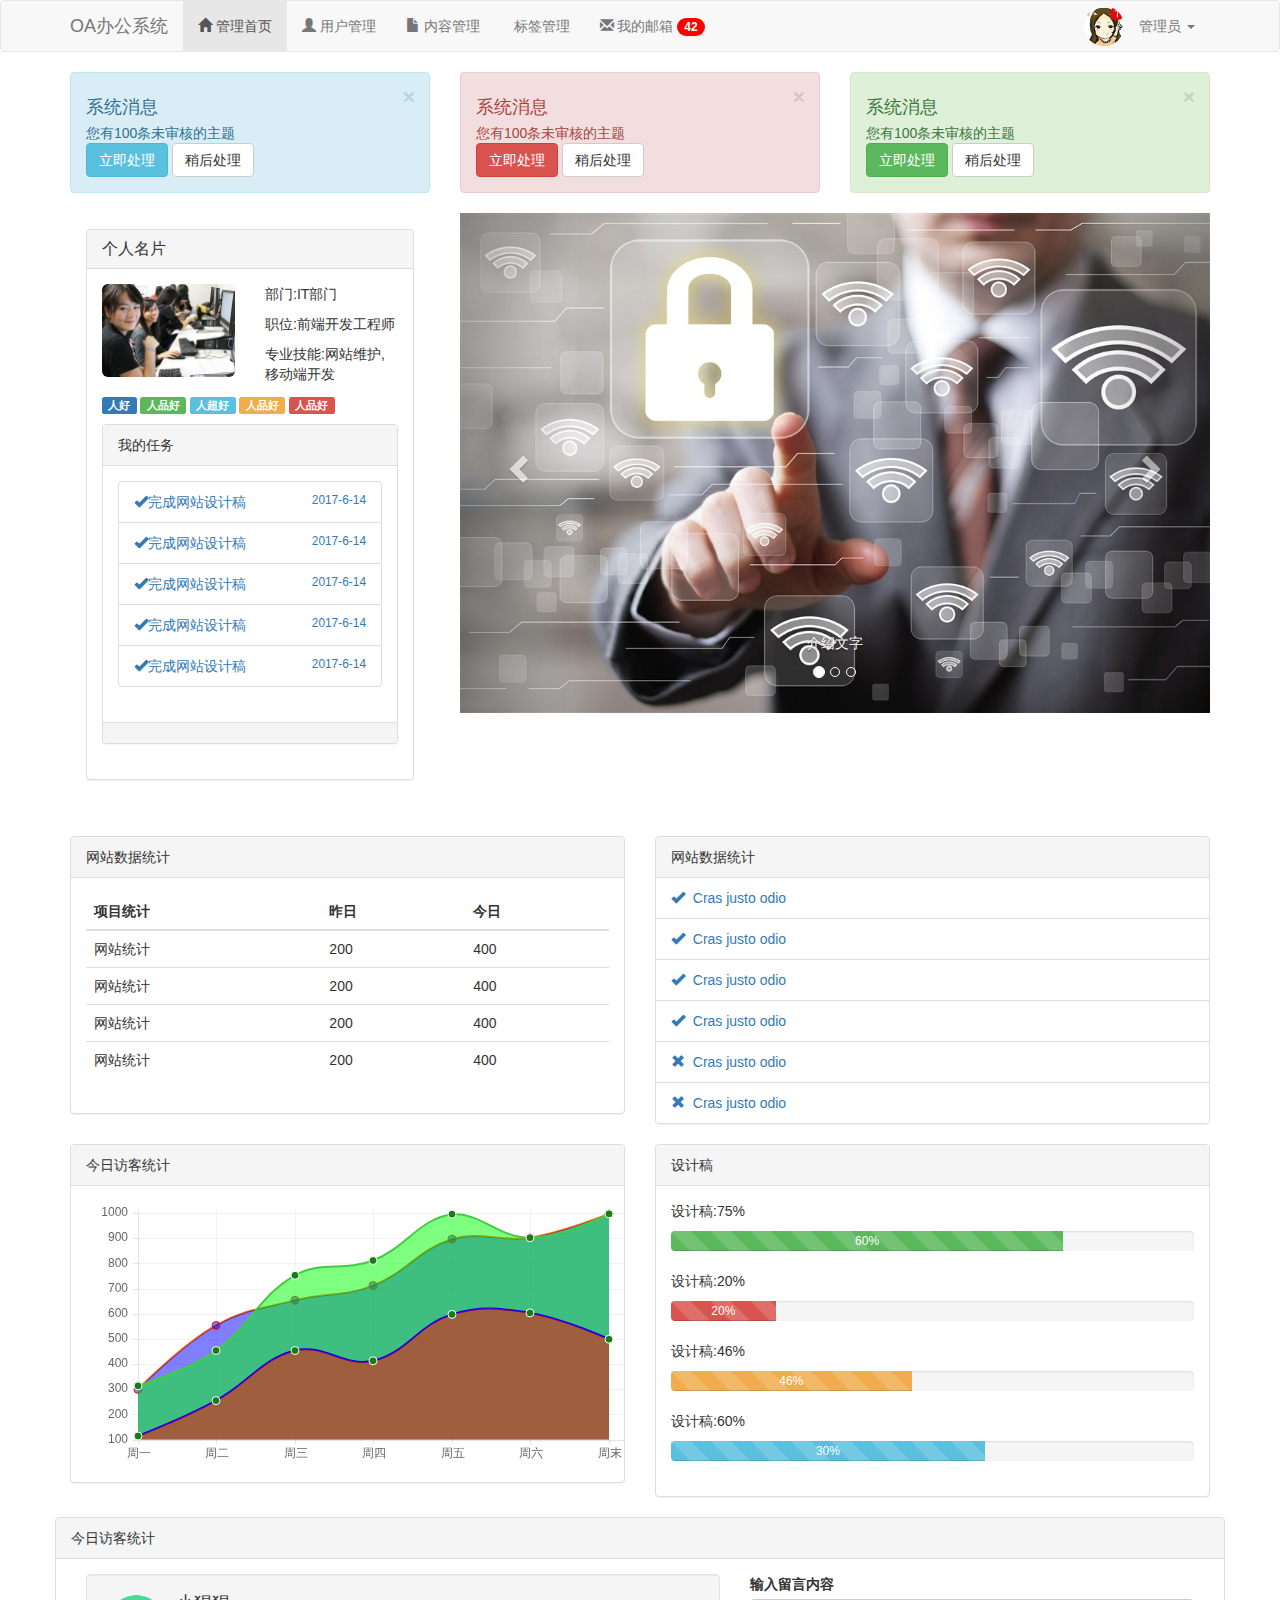
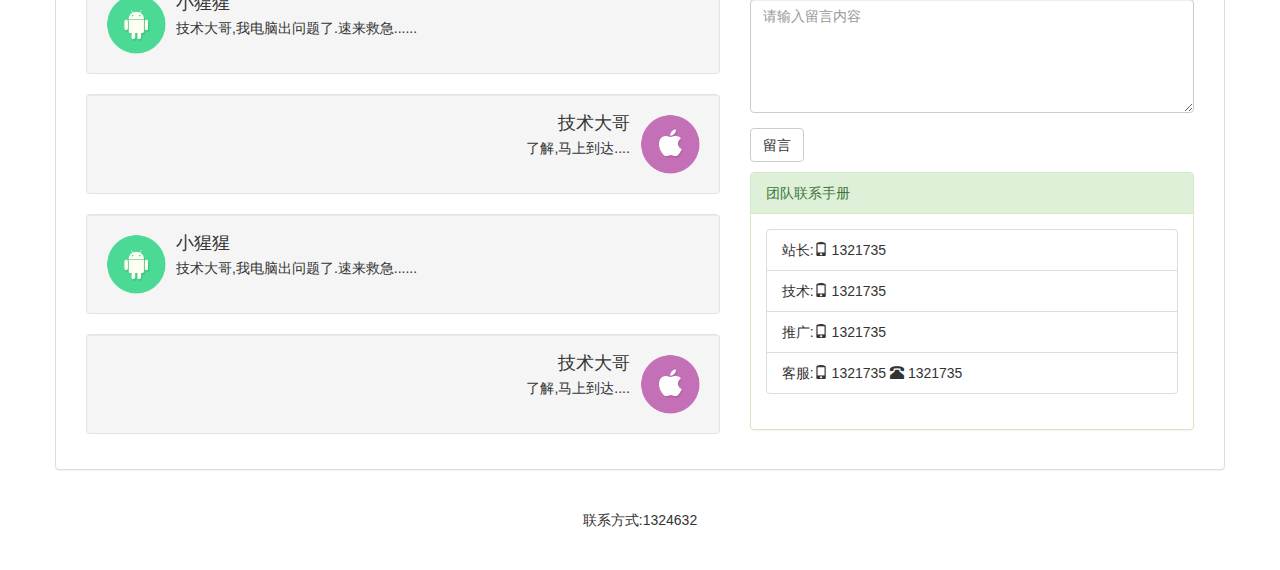
<file: OAoffice/index.html>
<!DOCTYPE html>
<html lang="en">
<head>
    <meta charset="UTF-8">
    <meta name="viewport" content="width=device-width,initial-scale=1.0,user-scalable=0">
    <title>Title</title>
    <link rel="stylesheet" href="css/bootstrap.css">
    <script src="js/jquery-3.1.1.js"></script>
    <script src="js/bootstrap.js"></script>
    <script src="js/Chart.js"></script>
    <script src="js/script.js"></script>
    <style>

        .mar_5{width: 40px;margin-top: 5px}
        .pad_10{padding-bottom: 10px}
        .badge{background: red}
        .img60{width: 60px;}
        footer{text-align: center;padding: 20px;}

    </style>
</head>
<body>
<nav class="navbar navbar-default" role="navigation">

    <div class="container">
        <div class="navbar-header">
            <button type="button" class="navbar-toggle" data-toggle="collapse" data-target="#bs-example-navbar-collapse-1">
                <span class="sr-only">Toggle navigation</span>
                <span class="icon-bar"></span>
                <span class="icon-bar"></span>
                <span class="icon-bar"></span>
            </button>
            <a class="navbar-brand" href="#">OA办公系统</a>
        </div>

        <div class="collapse navbar-collapse" id="bs-example-navbar-collapse-1">
            <ul class="nav navbar-nav">
                <li class="active"><a href="index.html"><span class="glyphicon glyphicon-home"></span>&nbsp;管理首页</a></li>
                <li><a href="user.html"><span class="glyphicon glyphicon-user"></span>&nbsp;用户管理</a></li>
                <li><a href="content.html"><span class="glyphicon glyphicon-file"></span>&nbsp;内容管理</a></li>
                <li><a href="label.html"><span class="glyphicon"></span>&nbsp;标签管理</a></li>
                <li><a href="emil.html"><span class="glyphicon glyphicon-envelope"></span>&nbsp;我的邮箱&nbsp;<span class="badge">42</span></a></li>


            </ul>
            <ul class="nav navbar-nav navbar-right">
                <li><div class="mar_5"><img src="images/touxiang.jpg" class="img-circle img-responsive"></div></li>
                <li class="dropdown">                                                   <!--箭头-->
                    <a href="#" class="dropdown-toggle" data-toggle="dropdown">管理员 <b class="caret"></b></a>
                    <ul class="dropdown-menu">
                        <li><a href="#"><span class="glyphicon glyphicon-cog"></span>&nbsp;管理员</a></li>
                        <li><a href="#"><span class="glyphicon glyphicon-cog"></span>&nbsp;管理员</a></li>
                        <li><a href="#"><span class="glyphicon glyphicon-cog"></span>&nbsp;管理员</a></li>
                        <li class="divider"></li>
                        <li><a href="#"><span class="glyphicon glyphicon-cog"></span>&nbsp;管理员</a></li>

                    </ul>
                </li>
            </ul>
        </div><!-- /.navbar-collapse -->
    </div>

</nav>

<div class="container">
    <div class="row">

        <div class="col-md-4">
            <div class="alert alert-info alert-dismissible" role="alert">
                <button type="button" class="close" data-dismiss="alert" aria-label="Close"><span aria-hidden="true">&times;</span></button>        <!--可关闭警告框-->
                <p class="h4">系统消息</p>
                <p>您有100条未审核的主题</p>
                <button class="btn btn-info" type="">立即处理</button>
                <button class="btn btn-default" type="">稍后处理</button>

            </div>

        </div>
        <div class="col-md-4">
            <div class="alert alert-danger alert-dismissible" role="alert">
                <button type="button" class="close" data-dismiss="alert" aria-label="Close"><span aria-hidden="true">&times;</span></button>        <!--可关闭警告框-->
                <p class="h4">系统消息</p>
                <p>您有100条未审核的主题</p>
                <button class="btn btn-danger" type="">立即处理</button>
                <button class="btn btn-default" type="">稍后处理</button>

            </div>

        </div>
        <div class="col-md-4">
            <div class="alert alert-success alert-dismissible" role="alert">
                <button type="button" class="close" data-dismiss="alert" aria-label="Close"><span aria-hidden="true">&times;</span></button>        <!--可关闭警告框-->
                <p class="h4">系统消息</p>
                <p>您有100条未审核的主题</p>
                <button class="btn btn-success" type="">立即处理</button>
                <button class="btn btn-default" type="">稍后处理</button>

            </div>

        </div>

    </div>

    <div class="row">
        <div class="col-md-4">
            <div class="alert alert-" role="alert">
                <div class="panel panel-default">
                    <div class="panel-heading">
                        <h3 class="panel-title">个人名片</h3>
                    </div>
                    <div class="panel-body">
                       <div class="row">
                           <div class="col-md-6">
                               <img src="images/images.jpg" class="img-responsive img-rounded">
                           </div>
                           <div class="col-md-6">
                               <p>部门:IT部门</p>
                               <p>职位:前端开发工程师</p>
                               <p>专业技能:网站维护,移动端开发</p>
                           </div>
                           <div class="col-xs-12 pad_10">
                               <span class="label label-primary">人好</span>
                               <span class="label label-success">人品好</span>
                               <span class="label label-info">人超好</span>
                               <span class="label label-warning">人品好</span>
                               <span class="label label-danger">人品好</span>
                           </div>
                       </div>

                        <div class="panel panel-default">
                            <div class="panel-heading">我的任务</div>
                            <div class="panel-body">
                                <ul class="list-group">
                                    <li class="list-group-item"><a><span class="glyphicon glyphicon-ok"></span>完成网站设计稿<small class="pull-right">2017-6-14</small></a></li>
                                    <li class="list-group-item"><a><span class="glyphicon glyphicon-ok"></span>完成网站设计稿<small class="pull-right">2017-6-14</small></a></li>
                                    <li class="list-group-item"><a><span class="glyphicon glyphicon-ok"></span>完成网站设计稿<small class="pull-right">2017-6-14</small></a></li>
                                    <li class="list-group-item"><a><span class="glyphicon glyphicon-ok"></span>完成网站设计稿<small class="pull-right">2017-6-14</small></a></li>
                                    <li class="list-group-item"><a><span class="glyphicon glyphicon-ok"></span>完成网站设计稿<small class="pull-right">2017-6-14</small></a></li>

                                </ul>
                            </div>
                            <div class="panel-footer"></div>
                        </div>
                    </div>
                </div>
            </div>
        </div>
        <div class="col-md-8">
            <div id="carousel-example-generic" class="carousel slide" data-ride="carousel">
                <!-- Indicators -->
                <ol class="carousel-indicators">
                    <li data-target="#carousel-example-generic" data-slide-to="0" class="active"></li>
                    <li data-target="#carousel-example-generic" data-slide-to="1"></li>
                    <li data-target="#carousel-example-generic" data-slide-to="2"></li>
                </ol>

                <!-- Wrapper for slides -->
                <div class="carousel-inner" role="listbox">
                    <div class="item active">
                        <img src="images/01.jpg">
                        <div class="carousel-caption">
                            <p>介绍文字</p>
                        </div>
                    </div>
                    <div class="item">
                        <img src="images/02.jpg">
                        <div class="carousel-caption">
                            <p>介绍文字</p>
                        </div>
                    </div>
                    <div class="item">
                        <img src="images/03.jpg">
                        <div class="carousel-caption">
                            <p>介绍文字</p>
                        </div>
                    </div>
                </div>

                <!-- Controls -->
                <a class="left carousel-control" href="#carousel-example-generic" role="button" data-slide="prev">
                    <span class="glyphicon glyphicon-chevron-left" aria-hidden="true"></span>
                    <span class="sr-only">Previous</span>
                </a>
                <a class="right carousel-control" href="#carousel-example-generic" role="button" data-slide="next">
                    <span class="glyphicon glyphicon-chevron-right" aria-hidden="true"></span>
                    <span class="sr-only">Next</span>
                </a>
            </div>
        </div>
    </div>

    <div class="row">
        <div class="col-sm-6">
            <div class="panel panel-default">
                <div class="panel-heading">网站数据统计</div>
                <div class="panel-body">
                    <table class="table table-hover">
                        <thead>
                            <tr>
                                <th>项目统计</th>
                                <th>昨日</th>
                                <th>今日</th>
                            </tr>
                        </thead>
                        <tbody>
                            <tr>
                                <td>网站统计</td>
                                <td>200</td>
                                <td>400</td>
                            </tr>
                            <tr>
                                <td>网站统计</td>
                                <td>200</td>
                                <td>400</td>
                            </tr>
                            <tr>
                                <td>网站统计</td>
                                <td>200</td>
                                <td>400</td>
                            </tr>
                            <tr>
                                <td>网站统计</td>
                                <td>200</td>
                                <td>400</td>
                            </tr>
                        </tbody>
                    </table>
                </div>
            </div>
        </div>
        <div class="col-sm-6">
            <div class="panel panel-default">
                <div class="panel-heading">网站数据统计</div>
                <ul class="list-group">
                    <li class="list-group-item text-primary"><span class="glyphicon glyphicon-ok"></span>&nbsp;&nbsp;Cras justo odio</li>
                    <li class="list-group-item text-primary"><span class="glyphicon glyphicon-ok"></span>&nbsp;&nbsp;Cras justo odio</li>
                    <li class="list-group-item text-primary"><span class="glyphicon glyphicon-ok"></span>&nbsp;&nbsp;Cras justo odio</li>
                    <li class="list-group-item text-primary"><span class="glyphicon glyphicon-ok"></span>&nbsp;&nbsp;Cras justo odio</li>
                    <li class="list-group-item text-primary"><span class="glyphicon glyphicon-remove"></span>&nbsp;&nbsp;Cras justo odio</li>
                    <li class="list-group-item text-primary"><span class="glyphicon glyphicon-remove"></span>&nbsp;&nbsp;Cras justo odio</li>
                </ul>
            </div>
        </div>
    </div>

    <div class="row">
        <div class="col-sm-6">
            <div class="panel panel-default">
                <div class="panel-heading">今日访客统计</div>
                    <div class="panel-body">
                        <div class="col-md-12">
                            <canvas id="canvas"></canvas>
                        </div>
                    </div>

            </div>
        </div>
        <div class="col-sm-6">
            <div class="panel panel-default">
                <div class="panel-heading">设计稿</div>
                <div class="panel-body">
                    <p>设计稿:75%</p>
                    <div class="progress progress-striped active">
                        <div class="progress-bar progress-bar-success" role="progressbar" aria-valuenow="40" aria-valuemin="0" aria-valuemax="100" style="width: 75%">
                            60%
                        </div>
                    </div>
                    <p>设计稿:20%</p>
                    <div class="progress progress-striped active">
                        <div class="progress-bar progress-bar-danger" role="progressbar" aria-valuenow="45" aria-valuemin="0" aria-valuemax="100" style="width: 20%">
                            20%
                        </div>
                    </div>
                    <p>设计稿:46%</p>
                    <div class="progress progress-striped active">
                        <div class="progress-bar progress-bar-warning" role="progressbar" aria-valuenow="40" aria-valuemin="0" aria-valuemax="100" style="width: 46%">
                            46%
                        </div>
                    </div>
                    <p>设计稿:60%</p>
                    <div class="progress progress-striped active">
                        <div class="progress-bar progress-bar-info" role="progressbar" aria-valuenow="40" aria-valuemin="0" aria-valuemax="100" style="width: 60%">
                            30%
                        </div>
                    </div>
                </div>
            </div>
        </div>
    </div>

    <div class="row">
        <div class="panel panel-default">
            <div class="panel-heading">今日访客统计</div>
            <div class="panel-body">
                <div class="col-sm-7">

                    <div class="media well">
                        <div class="media-left">
                            <a href="#">
                                <img class="media-object img60" src="images/a.png">
                            </a>
                        </div>
                        <div class="media-body">
                            <h4 class="media-heading">小猩猩</h4>
                            <p>技术大哥,我电脑出问题了.速来救急......</p>
                        </div>
                    </div>
                    <div class="media well">
                        <div class="media-body text-right">
                            <h4 class="media-heading">技术大哥</h4>
                            <p>了解,马上到达....</p>
                        </div>
                        <div class="media-right">
                            <a href="#">
                                <img class="media-object img60" src="images/b.png">
                            </a>
                        </div>
                    </div>
                    <div class="media well">
                        <div class="media-left">
                            <a href="#">
                                <img class="media-object img60" src="images/a.png">
                            </a>
                        </div>
                        <div class="media-body">
                            <h4 class="media-heading">小猩猩</h4>
                            <p>技术大哥,我电脑出问题了.速来救急......</p>
                        </div>
                    </div>
                    <div class="media well">
                        <div class="media-body text-right">
                            <h4 class="media-heading">技术大哥</h4>
                            <p>了解,马上到达....</p>
                        </div>
                        <div class="media-right">
                            <a href="#">
                                <img class="media-object img60" src="images/b.png">
                            </a>
                        </div>
                    </div>

                </div>
                <div class="col-sm-5">
                    <form class="pad_10">
                        <div class="form-group">
                            <label for="msg">输入留言内容</label>
                            <textarea class="form-control" rows="5" id="msg" placeholder="请输入留言内容"></textarea>
                        </div>

                        <button type="submit" class="btn btn-default">留言</button>
                    </form>

                    <div class="panel panel-success">
                        <div class="panel-heading">团队联系手册</div>
                        <div class="panel-body">
                            <ul class="list-group">
                                <li class="list-group-item">站长:<span class="glyphicon glyphicon-phone"></span>&nbsp;1321735</li>
                                <li class="list-group-item">技术:<span class="glyphicon glyphicon-phone"></span>&nbsp;1321735</li>
                                <li class="list-group-item">推广:<span class="glyphicon glyphicon-phone"></span>&nbsp;1321735</li>
                                <li class="list-group-item">客服:<span class="glyphicon glyphicon-phone"></span>&nbsp;1321735
                                    <span class="glyphicon glyphicon-phone-alt"></span>&nbsp;1321735</li>
                            </ul>
                        </div>
                    </div>
                </div>
            </div>
        </div>
    </div>



</div>

<footer>
    <p class="pad_10">联系方式:1324632</p>
</footer>
</body>
</html>
<script>
    $('.carousel').carousel({           //轮播时间
        interval: 2000
    })
</script>
</file>
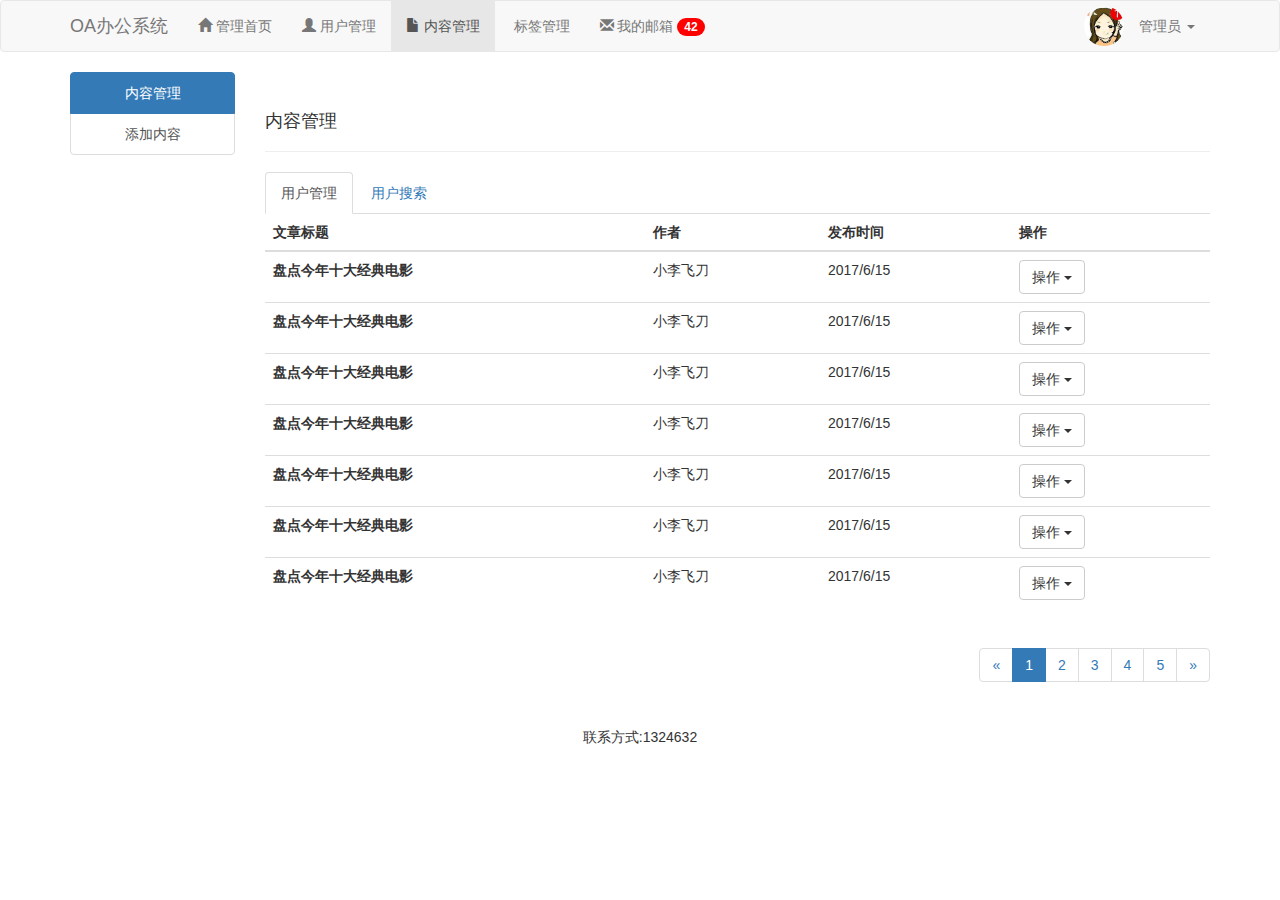
<file: OAoffice/content.html>
<!DOCTYPE html>
<html lang="en">
<head>
    <meta charset="UTF-8">
    <meta name="viewport" content="width=device-width,initial-scale=1.0,user-scalable=0">
    <title>Title</title>
    <link rel="stylesheet" href="css/bootstrap.css">
    <script src="js/jquery-3.1.1.js"></script>
    <script src="js/bootstrap.js"></script>

    <style>

        .mar_5{width: 40px;margin-top: 5px}
        .pad_10{padding-bottom: 10px}
        .badge{background: red}
        .img60{width: 60px;}
        footer{text-align: center;padding: 20px;}
    </style>
</head>
<body>
<nav class="navbar navbar-default" role="navigation">

    <div class="container">
        <div class="navbar-header">
            <button type="button" class="navbar-toggle" data-toggle="collapse" data-target="#bs-example-navbar-collapse-1">
                <span class="sr-only">Toggle navigation</span>
                <span class="icon-bar"></span>
                <span class="icon-bar"></span>
                <span class="icon-bar"></span>
            </button>
            <a class="navbar-brand" href="#">OA办公系统</a>
        </div>

        <div class="collapse navbar-collapse" id="bs-example-navbar-collapse-1">
            <ul class="nav navbar-nav">
                <li><a href="index.html"><span class="glyphicon glyphicon-home  active"></span>&nbsp;管理首页</a></li>
                <li><a href="user.html"><span class="glyphicon glyphicon-user"></span>&nbsp;用户管理</a></li>
                <li class="active"><a href="content.html"><span class="glyphicon glyphicon-file"></span>&nbsp;内容管理</a></li>
                <li><a href="label.html"><span class="glyphicon"></span>&nbsp;标签管理</a></li>
                <li><a href="emil.html"><span class="glyphicon glyphicon-envelope"></span>&nbsp;我的邮箱&nbsp;<span class="badge">42</span></a></li>


            </ul>
            <ul class="nav navbar-nav navbar-right">
                <li><div class="mar_5"><img src="images/touxiang.jpg" class="img-circle img-responsive"></div></li>
                <li class="dropdown">                                                   <!--箭头-->
                    <a href="#" class="dropdown-toggle" data-toggle="dropdown">管理员 <b class="caret"></b></a>
                    <ul class="dropdown-menu">
                        <li><a href="#"><span class="glyphicon glyphicon-cog"></span>&nbsp;管理员</a></li>
                        <li><a href="#"><span class="glyphicon glyphicon-cog"></span>&nbsp;管理员</a></li>
                        <li><a href="#"><span class="glyphicon glyphicon-cog"></span>&nbsp;管理员</a></li>
                        <li class="divider"></li>
                        <li><a href="#"><span class="glyphicon glyphicon-cog"></span>&nbsp;管理员</a></li>

                    </ul>
                </li>
            </ul>
        </div><!-- /.navbar-collapse -->
    </div>

</nav>

<div class="main container">
    <div class="row">
        <div class="col-md-2">
            <div class="list-group text-center">
                <a href="content.html" class="active list-group-item">内容管理</a>
                <a href="content_add.html" class="list-group-item">添加内容</a>

            </div>
        </div>

        <div class="col-md-10">
            <div class="page-header">
                <h4>内容管理</h4>
            </div>

            <ul class="nav nav-tabs">
                <li role="presentation" class="active"><a href="content.html">用户管理</a></li>
                <li role="presentation"><a href="content_add.html">用户搜索</a></li>

            </ul>
            <div class="tab-content">
                <div class="tab-pane fade in active" id="home">
                    <table class="table">
                        <thead>
                        <tr>
                            <th>文章标题</th>
                            <th>作者</th>
                            <th>发布时间</th>
                            <th>操作</th>
                        </tr>
                        </thead>
                        <tbody>
                            <tr>
                            <td><strong>盘点今年十大经典电影</strong></td>
                            <td>小李飞刀</td>
                            <td>2017/6/15</td>
                            <td>
                                <div class="dropdown">
                                    <button class="btn btn-default dropdown-toggle" type="button" id="dropdownMenu1" data-toggle="dropdown" aria-haspopup="true" aria-expanded="true">
                                        操作
                                        <span class="caret"></span>
                                    </button>
                                    <ul class="dropdown-menu" aria-labelledby="dropdownMenu1">
                                        <li><a href="#">编辑</a></li>
                                        <li><a href="#">删除</a></li>
                                        <li><a href="#">锁定</a></li>
                                        <li><a href="#">修改密码</a></li>
                                    </ul>
                                </div>
                            </td>
                        </tr>
                            <tr>
                                <td><strong>盘点今年十大经典电影</strong></td>
                                <td>小李飞刀</td>
                                <td>2017/6/15</td>
                                <td>
                                    <div class="dropdown">
                                        <button class="btn btn-default dropdown-toggle" type="button" id="dropdownMenu1" data-toggle="dropdown" aria-haspopup="true" aria-expanded="true">
                                            操作
                                            <span class="caret"></span>
                                        </button>
                                        <ul class="dropdown-menu" aria-labelledby="dropdownMenu1">
                                            <li><a href="#">编辑</a></li>
                                            <li><a href="#">删除</a></li>
                                            <li><a href="#">锁定</a></li>
                                            <li><a href="#">修改密码</a></li>
                                        </ul>
                                    </div>
                                </td>
                            </tr>
                            <tr>
                                <td><strong>盘点今年十大经典电影</strong></td>
                                <td>小李飞刀</td>
                                <td>2017/6/15</td>
                                <td>
                                    <div class="dropdown">
                                        <button class="btn btn-default dropdown-toggle" type="button" id="dropdownMenu1" data-toggle="dropdown" aria-haspopup="true" aria-expanded="true">
                                            操作
                                            <span class="caret"></span>
                                        </button>
                                        <ul class="dropdown-menu" aria-labelledby="dropdownMenu1">
                                            <li><a href="#">编辑</a></li>
                                            <li><a href="#">删除</a></li>
                                            <li><a href="#">锁定</a></li>
                                            <li><a href="#">修改密码</a></li>
                                        </ul>
                                    </div>
                                </td>
                            </tr>
                            <tr>
                                <td><strong>盘点今年十大经典电影</strong></td>
                                <td>小李飞刀</td>
                                <td>2017/6/15</td>
                                <td>
                                    <div class="dropdown">
                                        <button class="btn btn-default dropdown-toggle" type="button" id="dropdownMenu1" data-toggle="dropdown" aria-haspopup="true" aria-expanded="true">
                                            操作
                                            <span class="caret"></span>
                                        </button>
                                        <ul class="dropdown-menu" aria-labelledby="dropdownMenu1">
                                            <li><a href="#">编辑</a></li>
                                            <li><a href="#">删除</a></li>
                                            <li><a href="#">锁定</a></li>
                                            <li><a href="#">修改密码</a></li>
                                        </ul>
                                    </div>
                                </td>
                            </tr>
                            <tr>
                                <td><strong>盘点今年十大经典电影</strong></td>
                                <td>小李飞刀</td>
                                <td>2017/6/15</td>
                                <td>
                                    <div class="dropdown">
                                        <button class="btn btn-default dropdown-toggle" type="button" id="dropdownMenu1" data-toggle="dropdown" aria-haspopup="true" aria-expanded="true">
                                            操作
                                            <span class="caret"></span>
                                        </button>
                                        <ul class="dropdown-menu" aria-labelledby="dropdownMenu1">
                                            <li><a href="#">编辑</a></li>
                                            <li><a href="#">删除</a></li>
                                            <li><a href="#">锁定</a></li>
                                            <li><a href="#">修改密码</a></li>
                                        </ul>
                                    </div>
                                </td>
                            </tr>
                            <tr>
                                <td><strong>盘点今年十大经典电影</strong></td>
                                <td>小李飞刀</td>
                                <td>2017/6/15</td>
                                <td>
                                    <div class="dropdown">
                                        <button class="btn btn-default dropdown-toggle" type="button" id="dropdownMenu1" data-toggle="dropdown" aria-haspopup="true" aria-expanded="true">
                                            操作
                                            <span class="caret"></span>
                                        </button>
                                        <ul class="dropdown-menu" aria-labelledby="dropdownMenu1">
                                            <li><a href="#">编辑</a></li>
                                            <li><a href="#">删除</a></li>
                                            <li><a href="#">锁定</a></li>
                                            <li><a href="#">修改密码</a></li>
                                        </ul>
                                    </div>
                                </td>
                            </tr>
                            <tr>
                                <td><strong>盘点今年十大经典电影</strong></td>
                                <td>小李飞刀</td>
                                <td>2017/6/15</td>
                                <td>
                                    <div class="dropdown">
                                        <button class="btn btn-default dropdown-toggle" type="button" id="dropdownMenu1" data-toggle="dropdown" aria-haspopup="true" aria-expanded="true">
                                            操作
                                            <span class="caret"></span>
                                        </button>
                                        <ul class="dropdown-menu" aria-labelledby="dropdownMenu1">
                                            <li><a href="#">编辑</a></li>
                                            <li><a href="#">删除</a></li>
                                            <li><a href="#">锁定</a></li>
                                            <li><a href="#">修改密码</a></li>
                                        </ul>
                                    </div>
                                </td>
                            </tr>
                        </tbody>
                    </table>
                </div>


            </div>

            <nav aria-label="Page navigation" class="pull-right">
                <ul class="pagination">
                    <li>
                        <a href="#" aria-label="Previous">
                            <span aria-hidden="true">&laquo;</span>
                        </a>
                    </li>
                    <li class="active"><a href="#">1</a></li>
                    <li><a href="#">2</a></li>
                    <li><a href="#">3</a></li>
                    <li><a href="#">4</a></li>
                    <li><a href="#">5</a></li>
                    <li>
                        <a href="#" aria-label="Next">
                            <span aria-hidden="true">&raquo;</span>
                        </a>
                    </li>
                </ul>
            </nav>
        </div>
    </div>
</div>

<footer>
    <p class="pad_10">联系方式:1324632</p>
</footer>
</body>
</html>
<script>
    $('.carousel').carousel({           //轮播时间
        interval: 2000
    })
</script>
</file>
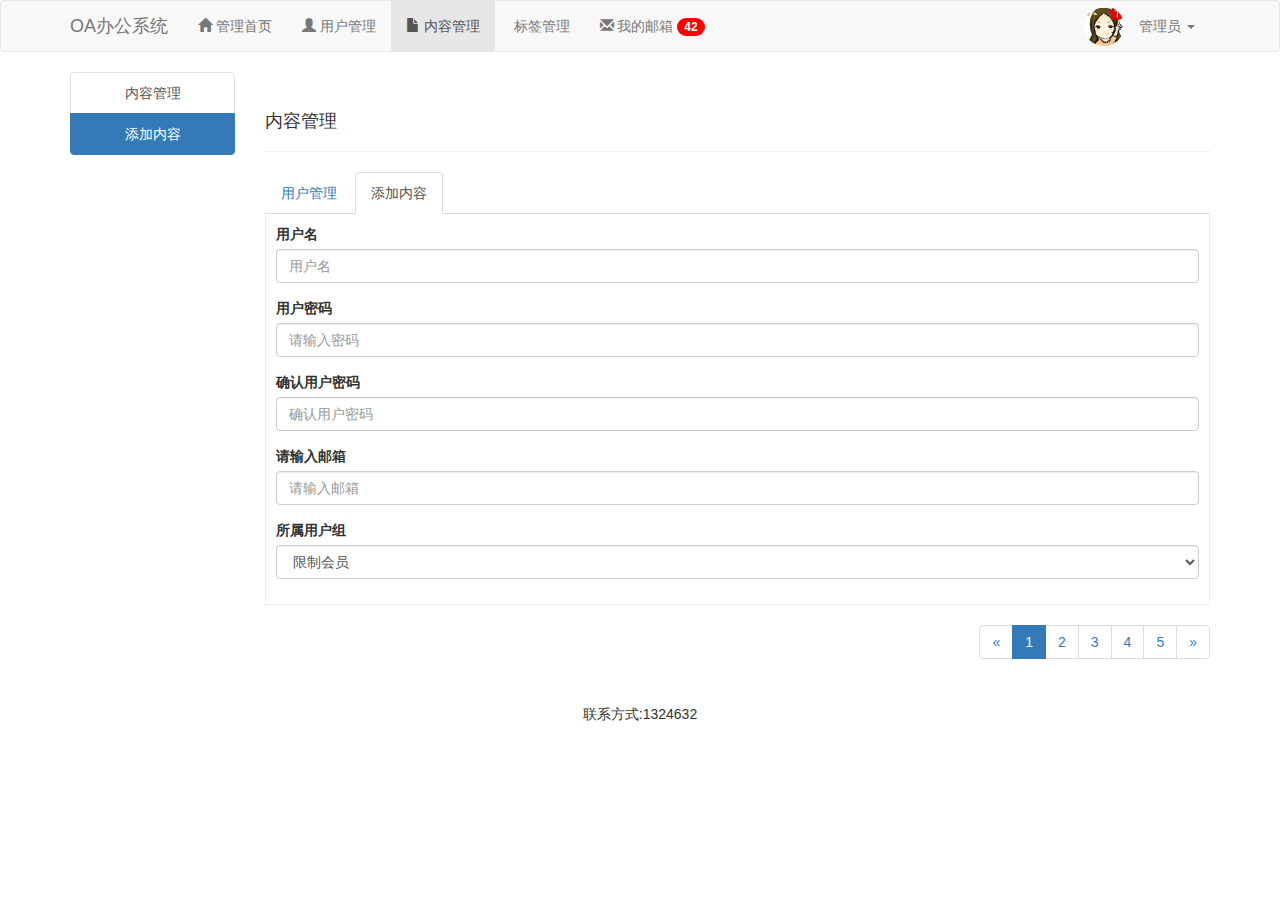
<file: OAoffice/content_add.html>
<!DOCTYPE html>
<html lang="en">
<head>
    <meta charset="UTF-8">
    <meta name="viewport" content="width=device-width,initial-scale=1.0,user-scalable=0">
    <title>Title</title>
    <link rel="stylesheet" href="css/bootstrap.css">
    <script src="js/jquery-3.1.1.js"></script>
    <script src="js/bootstrap.js"></script>

    <style>

        .mar_5{width: 40px;margin-top: 5px}
        .pad_10{padding-bottom: 10px}
        .badge{background: red}
        .img60{width: 60px;}
        footer{text-align: center;padding: 20px;}
        .choose{padding:10px;border:1px solid #eee;border-top: none;}
    </style>
</head>
<body>
<nav class="navbar navbar-default" role="navigation">

    <div class="container">
        <div class="navbar-header">
            <button type="button" class="navbar-toggle" data-toggle="collapse" data-target="#bs-example-navbar-collapse-1">
                <span class="sr-only">Toggle navigation</span>
                <span class="icon-bar"></span>
                <span class="icon-bar"></span>
                <span class="icon-bar"></span>
            </button>
            <a class="navbar-brand" href="#">OA办公系统</a>
        </div>

        <div class="collapse navbar-collapse" id="bs-example-navbar-collapse-1">
            <ul class="nav navbar-nav">
                <li><a href="index.html"><span class="glyphicon glyphicon-home  active"></span>&nbsp;管理首页</a></li>
                <li><a href="user.html"><span class="glyphicon glyphicon-user"></span>&nbsp;用户管理</a></li>
                <li class="active"><a href="content.html"><span class="glyphicon glyphicon-file"></span>&nbsp;内容管理</a></li>
                <li><a href="label.html"><span class="glyphicon"></span>&nbsp;标签管理</a></li>
                <li><a href="emil.html"><span class="glyphicon glyphicon-envelope"></span>&nbsp;我的邮箱&nbsp;<span class="badge">42</span></a></li>


            </ul>
            <ul class="nav navbar-nav navbar-right">
                <li><div class="mar_5"><img src="images/touxiang.jpg" class="img-circle img-responsive"></div></li>
                <li class="dropdown">                                                   <!--箭头-->
                    <a href="#" class="dropdown-toggle" data-toggle="dropdown">管理员 <b class="caret"></b></a>
                    <ul class="dropdown-menu">
                        <li><a href="#"><span class="glyphicon glyphicon-cog"></span>&nbsp;管理员</a></li>
                        <li><a href="#"><span class="glyphicon glyphicon-cog"></span>&nbsp;管理员</a></li>
                        <li><a href="#"><span class="glyphicon glyphicon-cog"></span>&nbsp;管理员</a></li>
                        <li class="divider"></li>
                        <li><a href="#"><span class="glyphicon glyphicon-cog"></span>&nbsp;管理员</a></li>

                    </ul>
                </li>
            </ul>
        </div><!-- /.navbar-collapse -->
    </div>

</nav>

<div class="main container">
    <div class="row">
        <div class="col-md-2">
            <div class="list-group text-center">
                <a href="content.html" class="list-group-item">内容管理</a>
                <a href="content_add.html" class="active list-group-item">添加内容</a>

            </div>
        </div>

        <div class="col-md-10">
            <div class="page-header">
                <h4>内容管理</h4>
            </div>

            <ul class="nav nav-tabs">
                <li role="presentation"><a href="content.html">用户管理</a></li>
                <li role="presentation" class="active"><a href="content_add.html">添加内容</a></li>
            </ul>
            <div class="tab-content">
                <div class="form-wrap">
                    <form class="choose">
                        <div class="form-group">
                            <label for="newuser">用户名</label>
                            <input type="text" id="newuser" class="form-control" placeholder="用户名" >
                        </div>
                        <div class="form-group">
                            <label for="newpass">用户密码</label>
                            <input type="text" id="newpass" class="form-control" placeholder="请输入密码" >
                        </div>
                        <div class="form-group">
                            <label for="passcon">确认用户密码</label>
                            <input type="text" id="passcon" class="form-control" placeholder="确认用户密码" >
                        </div>
                        <div class="form-group">
                            <label for="newemil">请输入邮箱</label>
                            <input type="text" id="newemil" class="form-control" placeholder="请输入邮箱" >
                        </div>
                        <div class="form-group">
                            <label for="newvip">所属用户组</label>
                            <select class="form-control" id="newvip">
                                <option>限制会员</option>
                                <option>初级会员</option>
                                <option>中级会员</option>
                                <option>高级会员</option>
                            </select>
                        </div>
                    </form>
                </div>
            </div>

            <nav aria-label="Page navigation" class="pull-right">
                <ul class="pagination">
                    <li>
                        <a href="#" aria-label="Previous">
                            <span aria-hidden="true">&laquo;</span>
                        </a>
                    </li>
                    <li class="active"><a href="#">1</a></li>
                    <li><a href="#">2</a></li>
                    <li><a href="#">3</a></li>
                    <li><a href="#">4</a></li>
                    <li><a href="#">5</a></li>
                    <li>
                        <a href="#" aria-label="Next">
                            <span aria-hidden="true">&raquo;</span>
                        </a>
                    </li>
                </ul>
            </nav>
        </div>
    </div>


</div>

<footer>
    <p class="pad_10">联系方式:1324632</p>
</footer>
</body>
</html>
<script>
    $('.carousel').carousel({           //轮播时间
        interval: 2000
    })
</script>
</file>
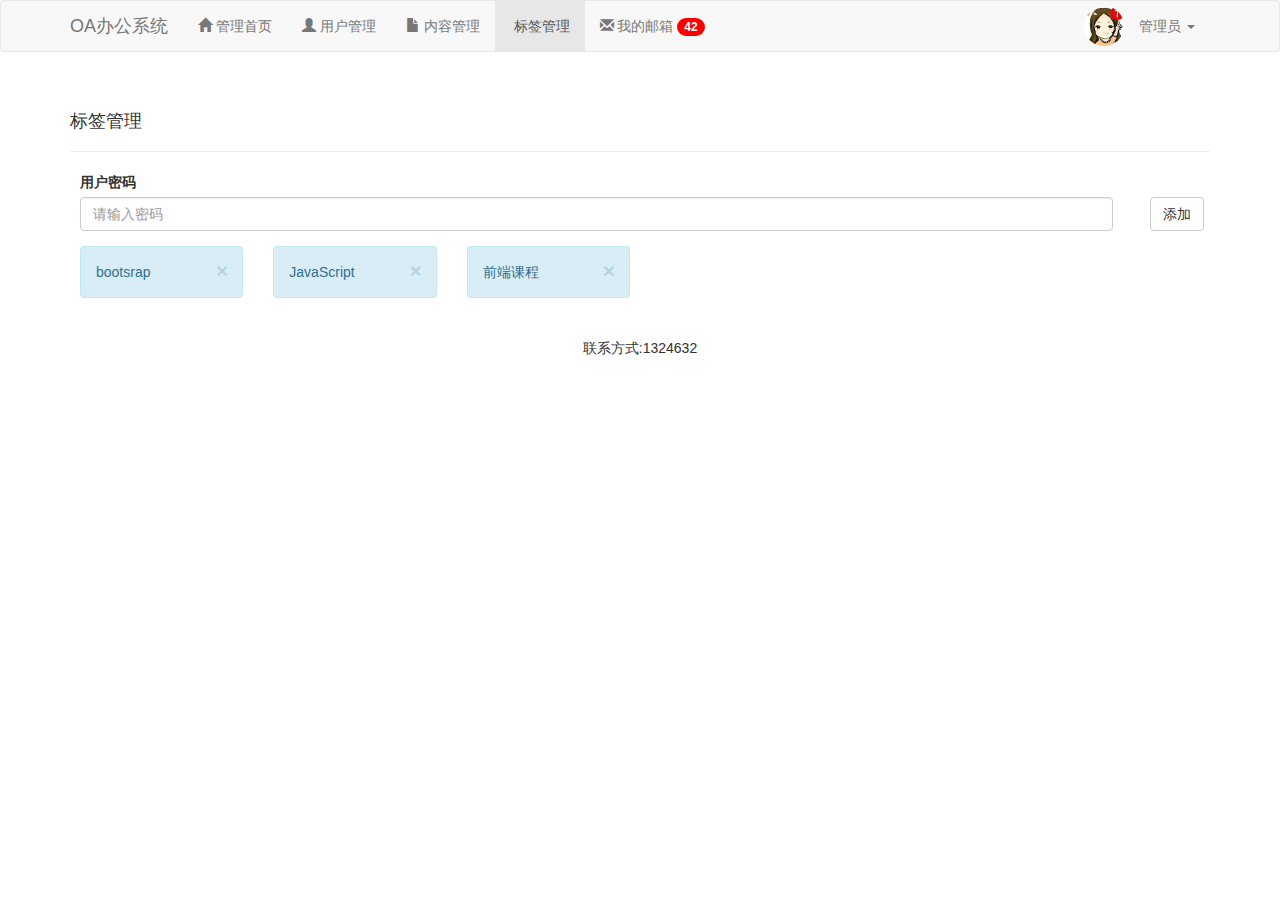
<file: OAoffice/label.html>
<!DOCTYPE html>
<html lang="en">
<head>
    <meta charset="UTF-8">
    <meta name="viewport" content="width=device-width,initial-scale=1.0,user-scalable=0">
    <title>Title</title>
    <link rel="stylesheet" href="css/bootstrap.css">
    <script src="js/jquery-3.1.1.js"></script>
    <script src="js/bootstrap.js"></script>

    <style>

        .mar_5{width: 40px;margin-top: 5px}
        .pad_10{padding-bottom: 10px}
        .badge{background: red;}
        .img60{width: 60px;}
        footer{text-align: center;padding: 20px;}
        .pad_l_10{padding-left:10px;}
        .itemWrap{margin-top: 15px}
    </style>
</head>
<body>
<nav class="navbar navbar-default" role="navigation">

    <div class="container">
        <div class="navbar-header">
            <button type="button" class="navbar-toggle" data-toggle="collapse" data-target="#bs-example-navbar-collapse-1">
                <span class="sr-only">Toggle navigation</span>
                <span class="icon-bar"></span>
                <span class="icon-bar"></span>
                <span class="icon-bar"></span>
            </button>
            <a class="navbar-brand" href="#">OA办公系统</a>
        </div>

        <div class="collapse navbar-collapse" id="bs-example-navbar-collapse-1">
            <ul class="nav navbar-nav">
                <li><a href="index.html"><span class="glyphicon glyphicon-home  active"></span>&nbsp;管理首页</a></li>
                <li><a href="user.html"><span class="glyphicon glyphicon-user"></span>&nbsp;用户管理</a></li>
                <li><a href="content.html"><span class="glyphicon glyphicon-file"></span>&nbsp;内容管理</a></li>
                <li class="active"><a href="label.html"><span class="glyphicon"></span>&nbsp;标签管理</a></li>
                <li><a href="emil.html"><span class="glyphicon glyphicon-envelope"></span>&nbsp;我的邮箱&nbsp;<span class="badge">42</span></a></li>


            </ul>
            <ul class="nav navbar-nav navbar-right">
                <li><div class="mar_5"><img src="images/touxiang.jpg" class="img-circle img-responsive"></div></li>
                <li class="dropdown">                                                   <!--箭头-->
                    <a href="#" class="dropdown-toggle" data-toggle="dropdown">管理员 <b class="caret"></b></a>
                    <ul class="dropdown-menu">
                        <li><a href="#"><span class="glyphicon glyphicon-cog"></span>&nbsp;管理员</a></li>
                        <li><a href="#"><span class="glyphicon glyphicon-cog"></span>&nbsp;管理员</a></li>
                        <li><a href="#"><span class="glyphicon glyphicon-cog"></span>&nbsp;管理员</a></li>
                        <li class="divider"></li>
                        <li><a href="#"><span class="glyphicon glyphicon-cog"></span>&nbsp;管理员</a></li>

                    </ul>
                </li>
            </ul>
        </div><!-- /.navbar-collapse -->
    </div>

</nav>

<div class="main container">
    <div class="row">
        <div class="col-md-12">
            <div class="page-header">
                <h4>标签管理</h4>
            </div>

            <form class="pad_l_10">
                <label for="newpass">用户密码</label>
                <div class="row">
                    <div class="col-md-11">
                        <input type="text" id="newpass" class="form-control" placeholder="请输入密码" >
                    </div>
                    <div class="col-md-1 text-center">
                        <button class="btn btn-default" id="add" type="button">添加</button>
                    </div>
                </div>

            </form>
            <div class="itemWrap pad_l_10 ">
                <div class="row">
                    <div class="col-md-2">
                        <div class="alert alert-info alert-dismissible" role="alert">
                            <button type="button" class="close" data-dismiss="alert" aria-label="Close">
                                <span aria-hidden="true">&times;</span>
                            </button>
                            bootsrap
                        </div>
                    </div>
                    <div class="col-md-2">
                        <div class="alert alert-info alert-dismissible" role="alert">
                            <button type="button" class="close" data-dismiss="alert" aria-label="Close">
                                <span aria-hidden="true">&times;</span>
                            </button>
                            JavaScript
                        </div>
                    </div>
                    <div class="col-md-2">
                        <div class="alert alert-info alert-dismissible" role="alert">
                            <button type="button" class="close" data-dismiss="alert" aria-label="Close">
                                <span aria-hidden="true">&times;</span>
                            </button>
                            前端课程
                        </div>
                    </div>

                </div>
            </div>

        </div>
    </div>
</div>

<footer>
    <p class="pad_10">联系方式:1324632</p>
</footer>
</body>
</html>
<script>
    $('#add').click(function(){
        var t=$('#newpass').val();
        var ac= $('<div class="col-md-2"><div class="alert alert-info alert-dismissible" role="alert"><button type="button" class="close" data-dismiss="alert" aria-label="Close"><span aria-hidden="true">&times;</span></button>'+t+'</div></div>');
        $('.itemWrap .row').append(ac);
        $('#newpass').val('');
    })
</script>
</file>
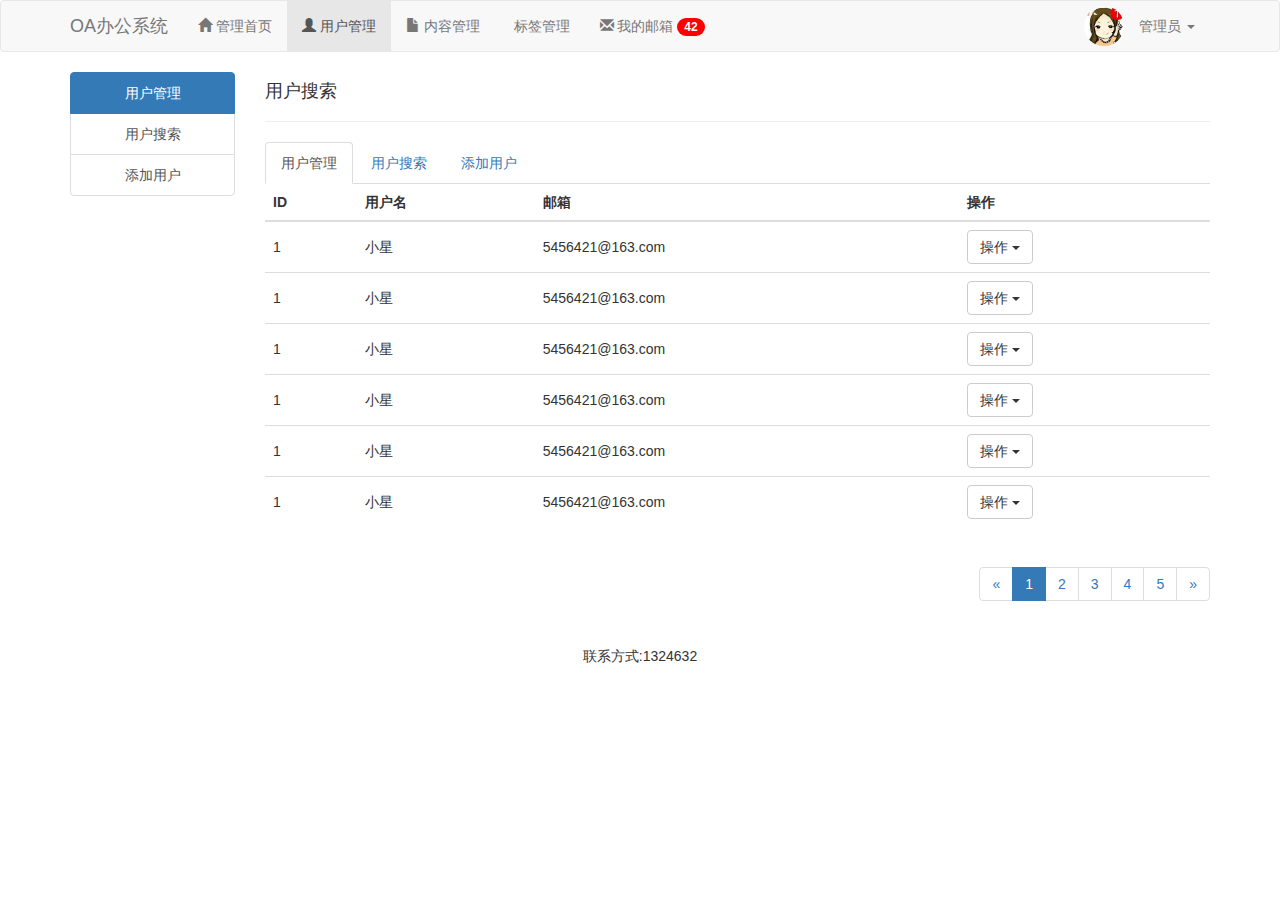
<file: OAoffice/user.html>
<!DOCTYPE html>
<html lang="en">
<head>
    <meta charset="UTF-8">
    <meta name="viewport" content="width=device-width,initial-scale=1.0,user-scalable=0">
    <title>Title</title>
    <link rel="stylesheet" href="css/bootstrap.css">
    <script src="js/jquery-3.1.1.js"></script>
    <script src="js/bootstrap.js"></script>

    <style>

        .mar_5{width: 40px;margin-top: 5px}
        .pad_10{padding-bottom: 10px}
        .badge{background: red}
        .img60{width: 60px;}
        footer{text-align: center;padding: 20px;}
        .page-header{margin-top: 0}
        .table > thead > tr > th, .table > tbody > tr > th, .table > tfoot > tr > th, .table > thead > tr > td, .table > tbody > tr > td, .table > tfoot > tr > td{vertical-align: middle}
        .choose{padding:10px;border:1px solid #eee;border-top: none;}
    </style>
</head>
<body>
<nav class="navbar navbar-default" role="navigation">

    <div class="container">
        <div class="navbar-header">
            <button type="button" class="navbar-toggle" data-toggle="collapse" data-target="#bs-example-navbar-collapse-1">
                <span class="sr-only">Toggle navigation</span>
                <span class="icon-bar"></span>
                <span class="icon-bar"></span>
                <span class="icon-bar"></span>
            </button>
            <a class="navbar-brand" href="#">OA办公系统</a>
        </div>

        <div class="collapse navbar-collapse" id="bs-example-navbar-collapse-1">
            <ul class="nav navbar-nav">
                <li><a href="index.html"><span class="glyphicon glyphicon-home  active"></span>&nbsp;管理首页</a></li>
                <li class="active"><a href="user.html"><span class="glyphicon glyphicon-user"></span>&nbsp;用户管理</a></li>
                <li><a href="content.html"><span class="glyphicon glyphicon-file"></span>&nbsp;内容管理</a></li>
                <li><a href="label.html"><span class="glyphicon"></span>&nbsp;标签管理</a></li>
                <li><a href="emil.html"><span class="glyphicon glyphicon-envelope"></span>&nbsp;我的邮箱&nbsp;<span class="badge">42</span></a></li>


            </ul>
            <ul class="nav navbar-nav navbar-right">
                <li><div class="mar_5"><img src="images/touxiang.jpg" class="img-circle img-responsive"></div></li>
                <li class="dropdown">                                                   <!--箭头-->
                    <a href="#" class="dropdown-toggle" data-toggle="dropdown">管理员 <b class="caret"></b></a>
                    <ul class="dropdown-menu">
                        <li><a href="#"><span class="glyphicon glyphicon-cog"></span>&nbsp;管理员</a></li>
                        <li><a href="#"><span class="glyphicon glyphicon-cog"></span>&nbsp;管理员</a></li>
                        <li><a href="#"><span class="glyphicon glyphicon-cog"></span>&nbsp;管理员</a></li>
                        <li class="divider"></li>
                        <li><a href="#"><span class="glyphicon glyphicon-cog"></span>&nbsp;管理员</a></li>

                    </ul>
                </li>
            </ul>
        </div><!-- /.navbar-collapse -->
    </div>

</nav>

<div class="main container">
    <div class="row">
        <div class="col-md-2">
            <div class="list-group text-center">
                <a href="user.html" class="list-group-item active">用户管理</a>
                <a class="list-group-item">用户搜索</a>
                <a class="list-group-item"  data-toggle="modal" data-target="#myModal">添加用户</a>
            </div>
        </div>

        <div class="col-md-10">
            <div class="page-header">
                <h4>用户搜索</h4>
            </div>

            <ul class="nav nav-tabs">
                <li class="active"><a href="#home" data-toggle="tab">用户管理</a></li>
                <li><a href="#search" data-toggle="tab">用户搜索</a></li>
                <li data-toggle="modal" data-target="#myModal"><a>添加用户</a></li>
            </ul>
            <div class="tab-content">
                <div class="tab-pane fade in active" id="home">
                    <table class="table">
                        <thead>
                        <tr>
                            <th>ID</th>
                            <th>用户名</th>
                            <th>邮箱</th>
                            <th>操作</th>
                        </tr>
                        </thead>
                        <tbody>
                        <tr>
                            <td>1</td>
                            <td>小星</td>
                            <td>5456421@163.com</td>
                            <td>
                                <div class="dropdown">
                                    <button class="btn btn-default dropdown-toggle" type="button" id="dropdownMenu1" data-toggle="dropdown" aria-haspopup="true" aria-expanded="true">
                                        操作
                                        <span class="caret"></span>
                                    </button>
                                    <ul class="dropdown-menu" aria-labelledby="dropdownMenu1">
                                        <li><a href="#">编辑</a></li>
                                        <li><a href="#">删除</a></li>
                                        <li><a href="#">锁定</a></li>
                                        <li><a href="#">修改密码</a></li>
                                    </ul>
                                </div>
                            </td>
                        </tr>
                        <tr>
                            <td>1</td>
                            <td>小星</td>
                            <td>5456421@163.com</td>
                            <td>
                                <div class="dropdown">
                                    <button class="btn btn-default dropdown-toggle" type="button" id="dropdownMenu1" data-toggle="dropdown" aria-haspopup="true" aria-expanded="true">
                                        操作
                                        <span class="caret"></span>
                                    </button>
                                    <ul class="dropdown-menu" aria-labelledby="dropdownMenu1">
                                        <li><a href="#">编辑</a></li>
                                        <li><a href="#">删除</a></li>
                                        <li><a href="#">锁定</a></li>
                                        <li><a href="#">修改密码</a></li>
                                    </ul>
                                </div>
                            </td>
                        </tr>
                        <tr>
                            <td>1</td>
                            <td>小星</td>
                            <td>5456421@163.com</td>
                            <td>
                                <div class="dropdown">
                                    <button class="btn btn-default dropdown-toggle" type="button" id="dropdownMenu1" data-toggle="dropdown" aria-haspopup="true" aria-expanded="true">
                                        操作
                                        <span class="caret"></span>
                                    </button>
                                    <ul class="dropdown-menu" aria-labelledby="dropdownMenu1">
                                        <li><a href="#">编辑</a></li>
                                        <li><a href="#">删除</a></li>
                                        <li><a href="#">锁定</a></li>
                                        <li><a href="#">修改密码</a></li>
                                    </ul>
                                </div>
                            </td>
                        </tr>
                        <tr>
                            <td>1</td>
                            <td>小星</td>
                            <td>5456421@163.com</td>
                            <td>
                                <div class="dropdown">
                                    <button class="btn btn-default dropdown-toggle" type="button" id="dropdownMenu1" data-toggle="dropdown" aria-haspopup="true" aria-expanded="true">
                                        操作
                                        <span class="caret"></span>
                                    </button>
                                    <ul class="dropdown-menu" aria-labelledby="dropdownMenu1">
                                        <li><a href="#">编辑</a></li>
                                        <li><a href="#">删除</a></li>
                                        <li><a href="#">锁定</a></li>
                                        <li><a href="#">修改密码</a></li>
                                    </ul>
                                </div>
                            </td>
                        </tr>
                        <tr>
                            <td>1</td>
                            <td>小星</td>
                            <td>5456421@163.com</td>
                            <td>
                                <div class="dropdown">
                                    <button class="btn btn-default dropdown-toggle" type="button" id="dropdownMenu1" data-toggle="dropdown" aria-haspopup="true" aria-expanded="true">
                                        操作
                                        <span class="caret"></span>
                                    </button>
                                    <ul class="dropdown-menu" aria-labelledby="dropdownMenu1">
                                        <li><a href="#">编辑</a></li>
                                        <li><a href="#">删除</a></li>
                                        <li><a href="#">锁定</a></li>
                                        <li><a href="#">修改密码</a></li>
                                    </ul>
                                </div>
                            </td>
                        </tr>
                        <tr>
                            <td>1</td>
                            <td>小星</td>
                            <td>5456421@163.com</td>
                            <td>
                                <div class="dropdown">
                                    <button class="btn btn-default dropdown-toggle" type="button" id="dropdownMenu1" data-toggle="dropdown" aria-haspopup="true" aria-expanded="true">
                                        操作
                                        <span class="caret"></span>
                                    </button>
                                    <ul class="dropdown-menu" aria-labelledby="dropdownMenu1">
                                        <li><a href="#">编辑</a></li>
                                        <li><a href="#">删除</a></li>
                                        <li><a href="#">锁定</a></li>
                                        <li><a href="#">修改密码</a></li>
                                    </ul>
                                </div>
                            </td>
                        </tr>
                        </tbody>
                    </table>
                </div>
                <div class="tab-pane fade" id="search">
                    <div class="form-wrap">
                        <form class="choose">
                            <div class="alert alert-info" role="alert">
                                <strong>技巧提示:</strong>支持模糊搜索和匹配搜索,匹配搜索使用*代替
                            </div>
                            <div class="form-group">
                                <label for="username">用户名</label>
                                <input type="text" class="form-control" id="username" placeholder="用户名">
                            </div>
                            <div class="form-group">
                                <label for="userId">UID</label>
                                <input type="text" class="form-control" id="userId" placeholder="输入用户UID">
                            </div>
                            <div class="form-group">
                                <label for="vip">选择用户</label>
                                <select class="form-control" id="vip">
                                    <option>限制会员</option>
                                    <option>初级会员</option>
                                    <option>中级会员</option>
                                    <option>高级会员</option>
                                </select>
                            </div>

                            <button class="btn btn-default" type="submit">提交</button>
                        </form>
                    </div>
                </div>
                <div class="modal fade" id="myModal" tabindex="-1" role="dialog" aria-labelledby="myModalLabel">
                    <div class="modal-dialog" role="document">
                        <div class="modal-content">
                            <div class="modal-header">
                                <button type="button" class="close" data-dismiss="modal" aria-label="Close"><span aria-hidden="true">&times;</span></button>
                                <h4 class="modal-title" id="myModalLabel">添加用户</h4>
                            </div>
                            <div class="modal-body">
                                <form>
                                    <div class="form-group">
                                        <label for="newuser">用户名</label>
                                        <input type="text" id="newuser" class="form-control" placeholder="用户名" >
                                    </div>
                                    <div class="form-group">
                                        <label for="newpass">用户密码</label>
                                        <input type="text" id="newpass" class="form-control" placeholder="请输入密码" >
                                    </div>
                                    <div class="form-group">
                                        <label for="passcon">确认用户密码</label>
                                        <input type="text" id="passcon" class="form-control" placeholder="确认用户密码" >
                                    </div>
                                    <div class="form-group">
                                        <label for="newemil">请输入邮箱</label>
                                        <input type="text" id="newemil" class="form-control" placeholder="请输入邮箱" >
                                    </div>
                                    <div class="form-group">
                                        <label for="newvip">所属用户组</label>
                                        <select class="form-control" id="newvip">
                                            <option>限制会员</option>
                                            <option>初级会员</option>
                                            <option>中级会员</option>
                                            <option>高级会员</option>
                                        </select>
                                    </div>
                                </form>
                            </div>
                            <div class="modal-footer">
                                <button type="button" class="btn btn-default" data-dismiss="modal">关闭</button>
                                <button type="button" class="btn btn-primary">确认</button>
                            </div>
                        </div>
                    </div>
                </div>

            </div>

            <nav aria-label="Page navigation" class="pull-right">
                <ul class="pagination">
                    <li>
                        <a href="#" aria-label="Previous">
                            <span aria-hidden="true">&laquo;</span>
                        </a>
                    </li>
                    <li class="active"><a href="#">1</a></li>
                    <li><a href="#">2</a></li>
                    <li><a href="#">3</a></li>
                    <li><a href="#">4</a></li>
                    <li><a href="#">5</a></li>
                    <li>
                        <a href="#" aria-label="Next">
                            <span aria-hidden="true">&raquo;</span>
                        </a>
                    </li>
                </ul>
            </nav>
        </div>
    </div>
</div>

<footer>
    <p class="pad_10">联系方式:1324632</p>
</footer>
</body>
</html>
<script>
    $(function(){
        $('ul.nav li').click(function(){
            var i=$(this).index();
            if(i==0||i==1){
                $('.main .col-md-2').find('a').eq(i).addClass('active').siblings().removeClass('active');
            }
        });
        $('.main .col-md-2').find('a').click(function(){
            var i=$(this).index();

            if(i==0||i==1){
                console.log(i);
                $(this).eq(i).addClass('active').siblings('a').removeClass('active');
                $('ul.nav li').eq(i).addClass('active').siblings().removeClass('active');
            }
        })
    })

</script>
</file>
